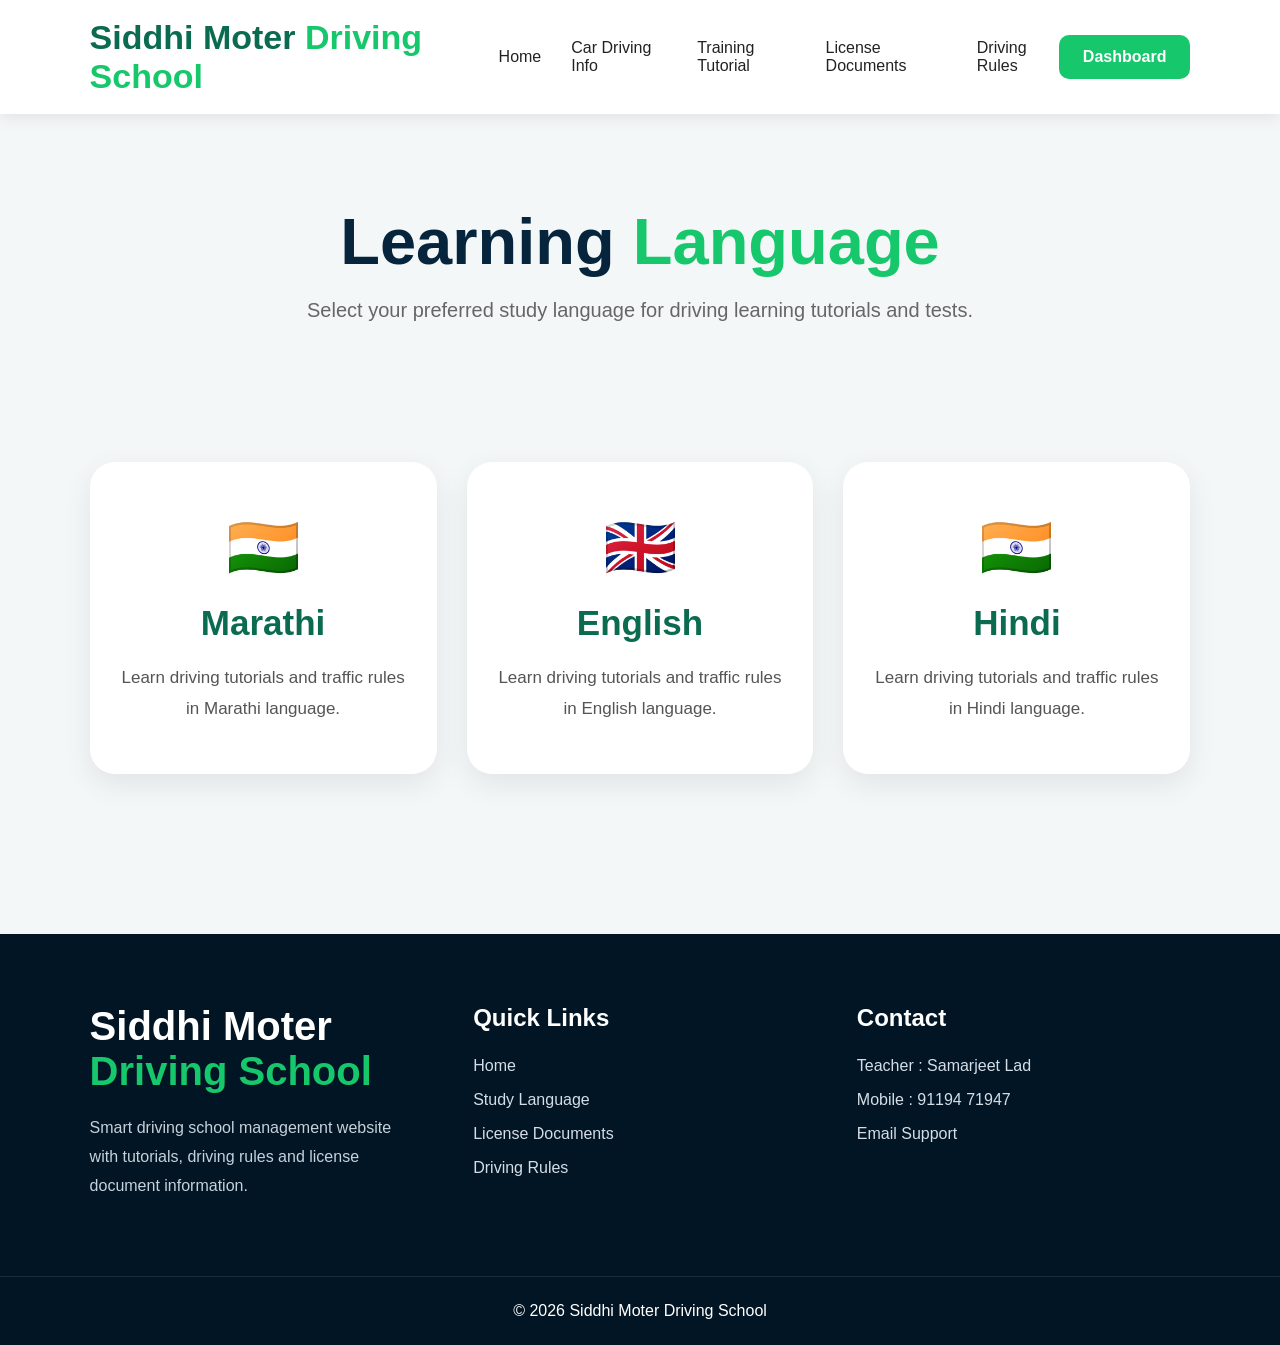
<file: Car_driving_info.html>
<!DOCTYPE html>
<html lang="en">

<head>

    <meta charset="UTF-8">

    <meta name="viewport"
    content="width=device-width, initial-scale=1.0">

    <title>Study Language</title>

    <!-- CSS FILE -->
    <link rel="stylesheet"
    href="css/style.css">

</head>

<body>

    <!-- ================= NAVBAR ================= -->

    <nav class="navbar">

        <div class="logo">
            Siddhi Moter <span>Driving School</span>
        </div>

        <ul class="nav-links">

            <li><a href="Index.html">Home</a></li>

            <li><a href="Car_driving_info.html">Car Driving Info</a></li>

           
      <li><a href="#">Training Tutorial</a></li>

            <li><a href="License document.html">
                License Documents
            </a></li>

            <li><a href="#">Driving Rules</a></li>

        </ul>

        <button class="btn">
            Dashboard
        </button>

    </nav>

    <!-- ================= PAGE TITLE ================= -->

    <section class="page-title">

        <h1>
            Learning <span>Language</span>
        </h1>

        <p>
            Select your preferred study language
            for driving learning tutorials and tests.
        </p>

    </section>

    <!-- ================= LANGUAGE CARDS ================= -->

    <section class="cards">

        <!-- MARATHI -->

        <a href="marathi-learning.html"
        class="card-link">

            <div class="card language-study-card">

                <div class="language-icon">
                    🇮🇳
                </div>

                <h2>Marathi</h2>

                <p>
                    Learn driving tutorials and
                    traffic rules in Marathi language.
                </p>

            </div>

        </a>

        <!-- ENGLISH -->

        <a href="english-learning.html"
        class="card-link">

            <div class="card language-study-card">

                <div class="language-icon">
                    🇬🇧
                </div>

                <h2>English</h2>

                <p>
                    Learn driving tutorials and
                    traffic rules in English language.
                </p>

            </div>

        </a>

        <!-- HINDI -->

        <a href="hindi-learning.html"
        class="card-link">

            <div class="card language-study-card">

                <div class="language-icon">
                    🇮🇳
                </div>

                <h2>Hindi</h2>

                <p>
                    Learn driving tutorials and
                    traffic rules in Hindi language.
                </p>

            </div>

        </a>

    </section>

    <!-- ================= FOOTER ================= -->

    <footer class="footer">

        <div class="footer-container">

            <div class="footer-box">

                <h1 class="footer-logo">
                    Siddhi Moter
                    <span>Driving School</span>
                </h1>

                <p class="footer-text">

                    Smart driving school management
                    website with tutorials,
                    driving rules and license
                    document information.

                </p>

            </div>

            <div class="footer-box">

                <h2>Quick Links</h2>

                <a href="Index.html">Home</a>

                <a href="study-language.html">
                    Study Language
                </a>

                <a href="License document.html">
                    License Documents
                </a>

                <a href="#">
                    Driving Rules
                </a>

            </div>

            <div class="footer-box">

                <h2>Contact</h2>

                <a href="#">
                    Teacher : Samarjeet Lad
                </a>

                <a href="#">
                    Mobile : 91194 71947
                </a>

                <a href="#">
                    Email Support
                </a>

            </div>

        </div>

        <div class="footer-bottom">

            <p>
                © 2026 Siddhi Moter Driving School
            </p>

        </div>

    </footer>

</body>
</html>
</file>
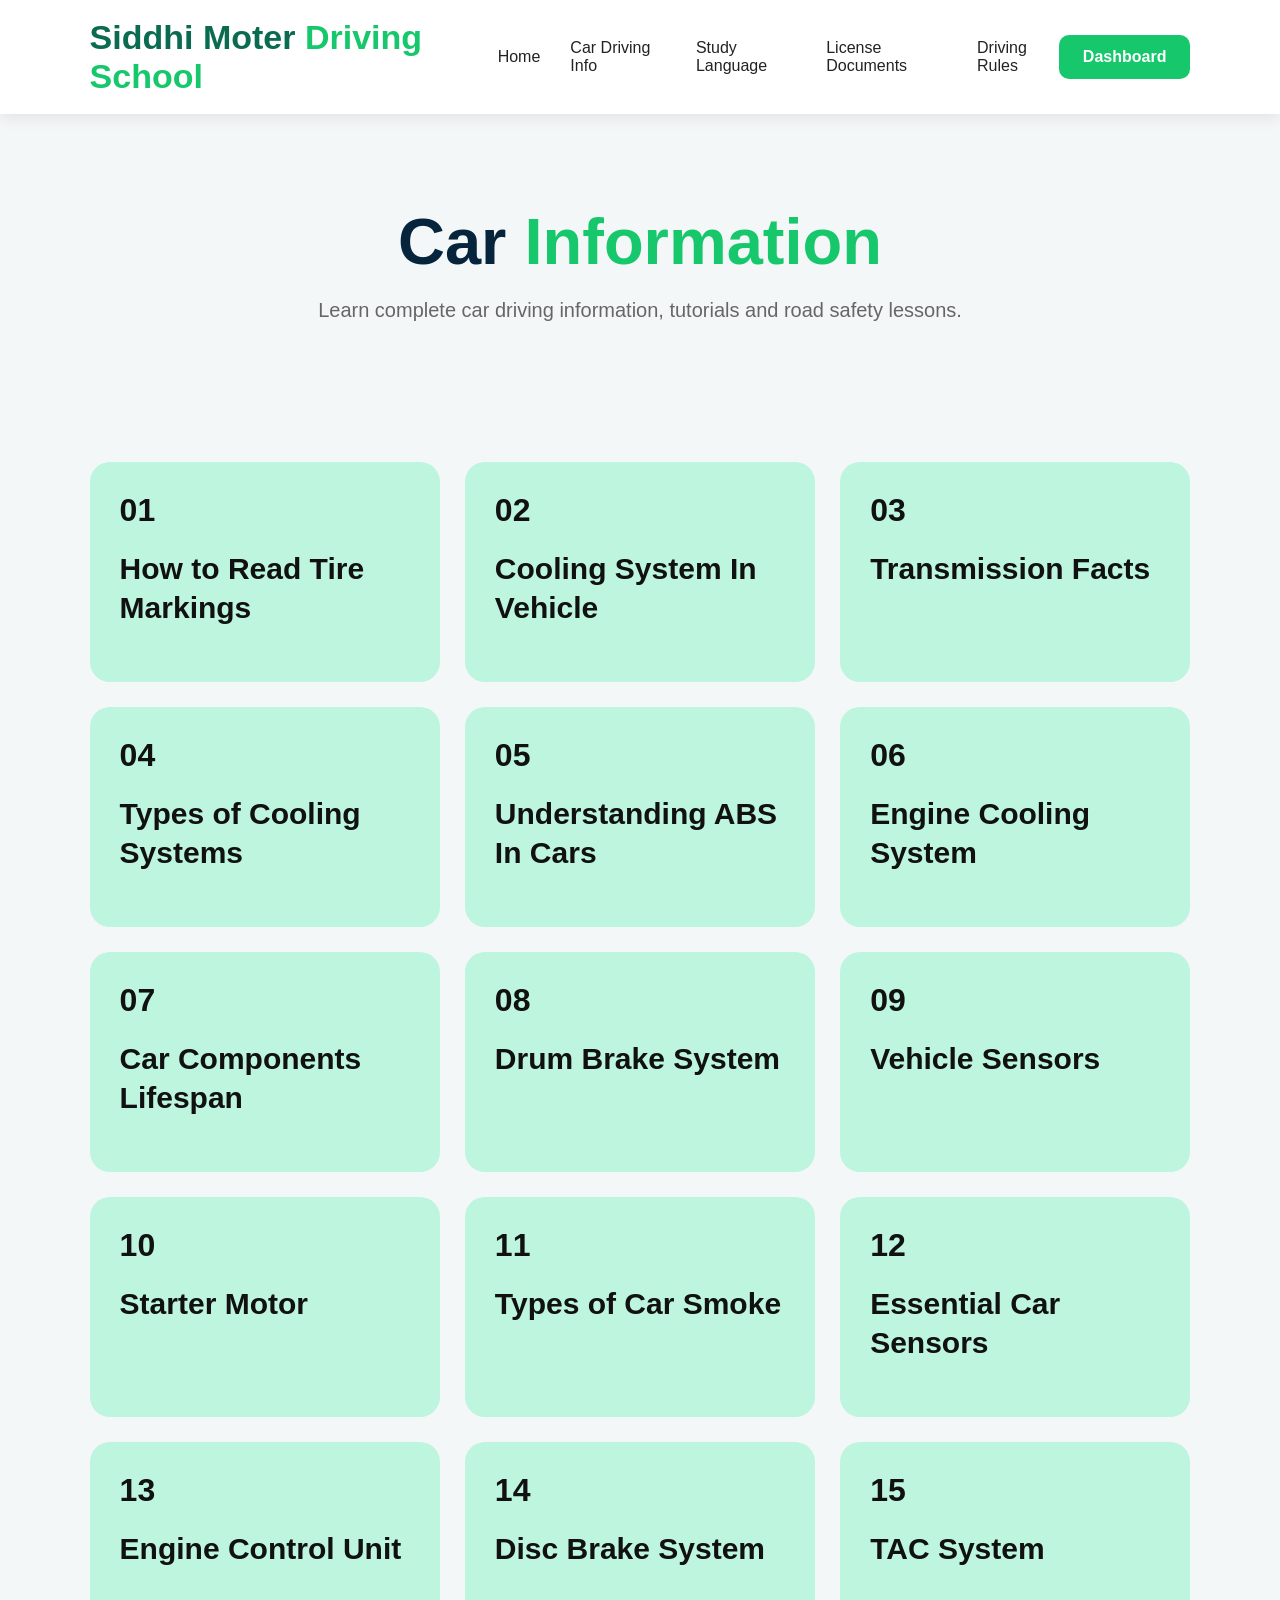
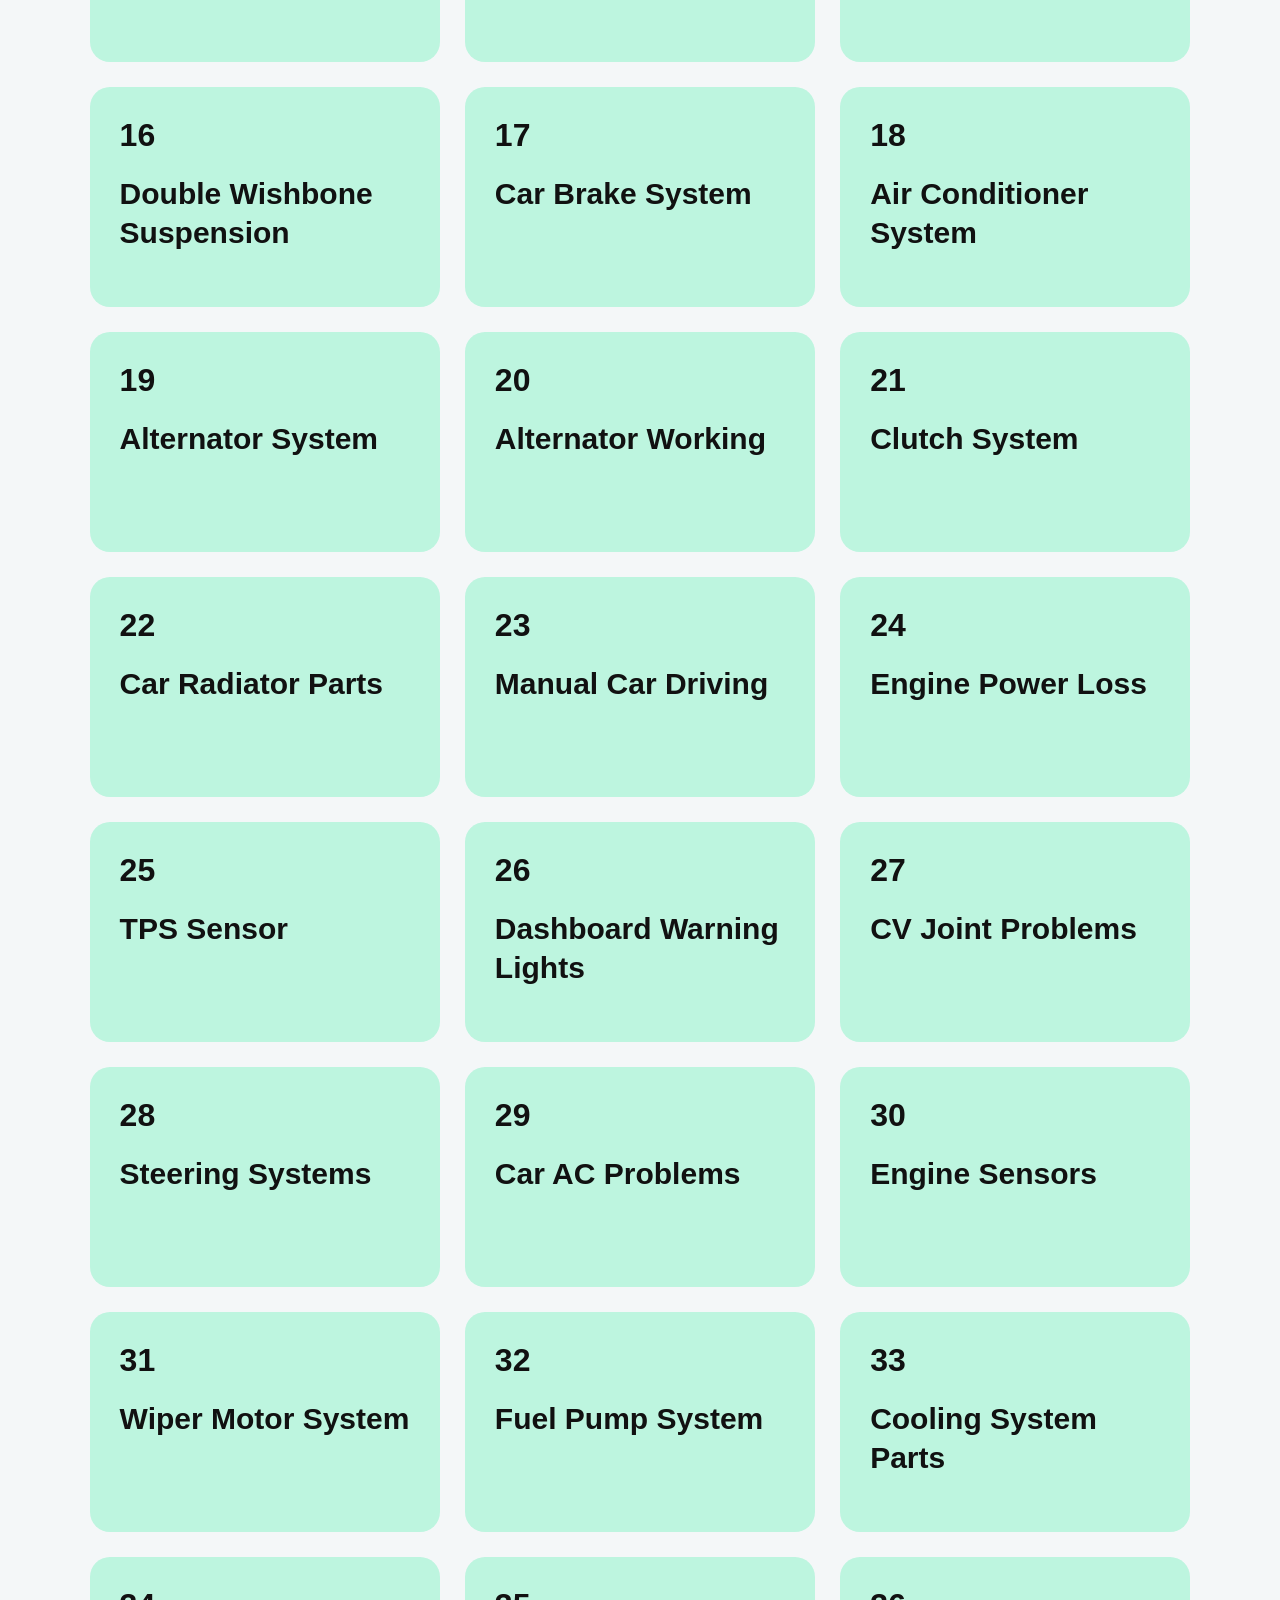
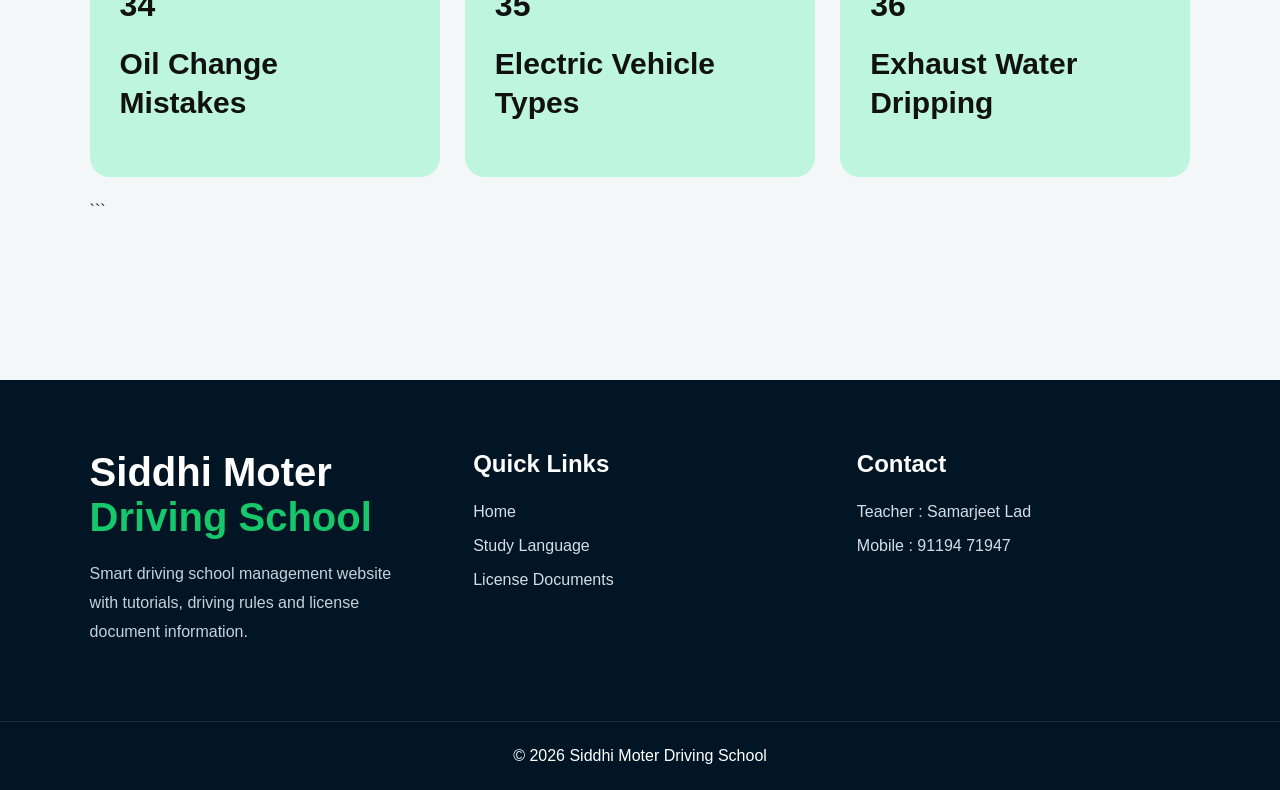
<file: english-learning.html>
<!DOCTYPE html>
<html lang="en">

<head>

    <meta charset="UTF-8">

    <meta name="viewport"
    content="width=device-width, initial-scale=1.0">

    <title>Car Information</title>

    <!-- CSS -->
    <link rel="stylesheet"
    href="css/style.css">

</head>

<body>

    <!-- ================= NAVBAR ================= -->

    <nav class="navbar">

        <div class="logo">
            Siddhi Moter
            <span>Driving School</span>
        </div>

        <ul class="nav-links">

            <li><a href="Index.html">Home</a></li>

            <li><a href="#">Car Driving Info</a></li>

            <li><a href="study-language.html">
                Study Language
            </a></li>

            <li><a href="License document.html">
                License Documents
            </a></li>

            <li><a href="#">Driving Rules</a></li>

        </ul>

        <button class="btn">
            Dashboard
        </button>

    </nav>

    <!-- ================= PAGE TITLE ================= -->

    <section class="page-title">

        <h1>
            Car <span>Information</span>
        </h1>

        <p>
            Learn complete car driving information,
            tutorials and road safety lessons.
        </p>

    </section>

    <!-- ================= INFORMATION GRID ================= -->

    <section class="info-grid">

        <!-- CARD 01 -->

<!-- CARD 01 -->

<div class="info-card"

onclick="openPopup(

'How to Read Tire Markings',

'Understanding tire markings is essential when selecting the right tire for your vehicle.\n\n1️⃣ Tire Width (205):\nThe tire width is measured in millimeters. 205 means the tire is 205 mm wide. Wider tires provide better grip and stability.\n\n2️⃣ Aspect Ratio (55):\nThis represents the sidewall height as a percentage of the tire width. Lower sidewalls improve handling.\n\n3️⃣ Construction (R):\nR stands for radial construction, the most common and durable tire construction used in modern vehicles.\n\n4️⃣ Rim Diameter (16):\nThis shows the wheel size in inches. The tire fits a 16-inch rim.\n\n5️⃣ Load Index (91):\nThe load index indicates the maximum weight capacity. 91 means 615 kg per tire.\n\n6️⃣ Speed Rating (V):\nV-rated tires safely support speeds up to 240 km/h (149 mph).\n\nWhy This Matters:\nChoosing the correct tire improves safety, performance, handling and comfort while driving.\n\nNote:\nTire and Tyre are different spellings of the same thing. Tire is American English and Tyre is British English.'

)">

    <span>01</span>

    <h2>
        How to Read Tire Markings
    </h2>

</div>
        <!-- CARD 02 -->
       <div class="info-card"

onclick="openPopup(

'Cooling System In Vehicle',

'The main function of a cooling system is to manage your car engine temperature during combustion.\n\nCoolant flows through engine passages and absorbs heat. It then returns to the radiator where airflow cools it down.\n\n📌 How Cooling System Works:\nThe water pump pushes coolant through the engine block. The coolant absorbs engine heat and flows toward the radiator for cooling.\n\n📌 Functions of Cooling System:\n• Maintains engine temperature\n• Prevents overheating\n• Improves engine efficiency\n• Prevents freezing during winter\n• Reduces engine damage\n\nAn efficient cooling system helps maintain engine performance and protects moving parts from excessive friction and heat.'

)">

    <span>02</span>

    <h2>
        Cooling System In Vehicle
    </h2>

</div>
        <!-- CARD 03 -->
       <div class="info-card"

onclick="openPopup(

'Five Lesser-Known Facts About Transmissions',

'🚗 Five Lesser-Known Facts About Transmissions:\n\n1️⃣ Ease of Use (Automatic):\nAutomatic transmissions shift gears automatically and are ideal for beginners.\n\n2️⃣ Driver Engagement (Manual):\nManual transmissions provide greater driving control and precision.\n\n3️⃣ Fuel Efficiency:\nModern automatic transmissions now compete with manuals using advanced technologies.\n\n4️⃣ Performance:\nManual transmissions perform better in off-roading and racing situations.\n\n5️⃣ Cost Savings:\nManual vehicles are generally cheaper to repair and maintain.\n\nUnderstanding transmissions helps drivers choose the best option for comfort, performance and driving style.'

)">

    <span>03</span>

    <h2>
        Transmission Facts
    </h2>

</div>
        <!-- CARD 04 -->
      <div class="info-card"

onclick="openPopup(

'Types of Cooling Systems In Vehicles',

'📌 There are two main types of cooling systems used in vehicles.\n\n1️⃣ Air Cooling System:\nThis system uses air to remove heat from engine parts.\n\nAdvantages:\n• Lightweight\n• Simple design\n• No antifreeze required\n• Suitable for water-scarcity areas\n\nDisadvantages:\n• Less cooling efficiency\n• Produces more noise\n\n2️⃣ Water Cooling System:\nThis system uses water circulation to absorb and remove engine heat.\n\nAdvantages:\n• Better heat transfer\n• Suitable for large engines\n• High thermal conductivity\n\nDisadvantages:\n• Can cause corrosion\n• Requires regular maintenance\n\nCooling systems are essential to maintain proper engine temperature and prevent overheating.'

)">

    <span>04</span>

    <h2>
        Types of Cooling Systems
    </h2>

</div>
        <!-- CARD 05 -->
      <div class="info-card"

onclick="openPopup(

'Understanding ABS In Cars',

'ABS stands for Anti-lock Braking System.\n\n📌 Roles of ABS:\n• Prevents wheel locking during hard braking\n• Maintains steering control\n• Reduces stopping distance\n• Improves braking on slippery roads\n• Prevents skidding\n\n📌 Diagnosing ABS Errors:\n• ABS warning light stays ON\n• Grinding or buzzing sound\n• Longer stopping distance\n• Brake pedal vibration\n• Difficulty controlling steering\n\n📌 Common ABS DTC Codes:\n• C1011 - ABS Pump Motor Circuit Failure\n• C1145 - Wheel Speed Sensor Failure\n• C1246 - Pump Motor Relay Circuit Issue\n• C1296 - Hydraulic Pressure Sensor High Voltage\n\nABS improves overall vehicle safety and gives drivers better control during emergency braking situations.'

)">

    <span>05</span>

    <h2>
        Understanding ABS In Cars
    </h2>

</div>



<div class="info-card"

onclick="openPopup(

'Engine Cooling System Diagram',

'This diagram explains the vehicle engine cooling system and its major components.\n\n1️⃣ Thermostat:\nControls coolant flow based on engine temperature.\n\n2️⃣ Radiator:\nDissipates heat from coolant using airflow.\n\n3️⃣ Water Pump:\nCirculates coolant through the engine system.\n\n4️⃣ Upper & Lower Hoses:\nCarry coolant between engine and radiator.\n\n5️⃣ Heater Core:\nUses hot coolant to warm the vehicle interior.\n\n6️⃣ Expansion Tank:\nStores excess coolant during heat expansion.\n\n7️⃣ Fan:\nPulls air through the radiator to improve cooling.\n\nThe cooling system maintains engine temperature and prevents overheating.'

)">

    <span>06</span>

    <h2>
        Engine Cooling System
    </h2>

</div>

<!-- ================= CARD 07 ================= -->

<div class="info-card"

onclick="openPopup(

'Car Components Lifespan',

'📌 Approximate Lifespan of Vehicle Components:\n\n1️⃣ Engine Oil: 5,000 - 10,000 km\n2️⃣ Oil Filter: 5,000 - 10,000 km\n3️⃣ Air Filter: 15,000 - 30,000 km\n4️⃣ Fuel Filter: 20,000 - 40,000 km\n5️⃣ Battery: 50,000 - 100,000 km\n6️⃣ Timing Belt: 50,000 - 100,000 km\n7️⃣ Brake Pads: 30,000 - 50,000 km\n8️⃣ Brake Disc: 50,000 - 100,000 km\n9️⃣ Shock Absorbers: 50,000 - 100,000 km\n🔟 Coolant: 50,000 - 100,000 km\n\nActual lifespan depends on driving conditions, maintenance and vehicle usage. Always consult a mechanic or owner manual for accurate servicing.'

)">

    <span>07</span>

    <h2>
        Car Components Lifespan
    </h2>

</div>

<!-- ================= CARD 08 ================= -->

<div class="info-card"

onclick="openPopup(

'Drum Brake System',

'📖 Drum Brake System Explained:\n\n1️⃣ Brake Drum:\nRotating component connected to the wheel.\n\n2️⃣ Brake Shoes:\nCreate friction against the drum.\n\n3️⃣ Wheel Cylinder:\nPushes brake shoes outward.\n\n4️⃣ Return Springs:\nPull shoes back after braking.\n\n5️⃣ Backing Plate:\nSupports all brake components.\n\n6️⃣ Adjuster Mechanism:\nMaintains proper shoe clearance.\n\n⚙️ Working Principle:\nHydraulic pressure pushes brake shoes against the drum, creating friction to stop the vehicle.\n\n📌 Advantages:\n• Cost-effective\n• Durable\n• Self-energizing braking system'

)">

    <span>08</span>

    <h2>
        Drum Brake System
    </h2>

</div>

<!-- ================= CARD 09 ================= -->

<div class="info-card"

onclick="openPopup(

'Vehicle Sensors',

'📌 Types of Vehicle Sensors:\n\n1️⃣ Mass Air Flow Sensor (MAF)\nMeasures air entering the engine.\n\n2️⃣ Throttle Position Sensor (TPS)\nMonitors throttle valve position.\n\n3️⃣ Oxygen Sensor\nMeasures oxygen in exhaust gases.\n\n4️⃣ Engine Knock Sensor\nDetects engine knocking sounds.\n\n5️⃣ Camshaft Position Sensor\nTracks camshaft position and rotation.\n\n6️⃣ Coolant Temperature Sensor\nMeasures engine coolant temperature.\n\n7️⃣ NOx Sensor\nMonitors nitrogen oxide emissions.\n\n8️⃣ MAP Sensor\nMeasures intake manifold pressure.\n\nThese sensors help improve fuel efficiency, engine performance and emissions control.'

)">

    <span>09</span>

    <h2>
        Vehicle Sensors
    </h2>

</div>

<!-- ================= CARD 10 ================= -->

<div class="info-card"

onclick="openPopup(

'Starter Motor',

'📌 Starter Motor Explained:\n\nThe starter motor is an electric motor used to crank and start the engine.\n\n1️⃣ Ignition:\nTurning the key sends electrical signal.\n\n2️⃣ Engagement:\nPinion gear connects with flywheel.\n\n3️⃣ Cranking:\nStarter motor spins the engine.\n\n4️⃣ Engine Start:\nEngine starts and starter disengages.\n\n📌 Important Parts:\n• Solenoid\n• Pinion Gear\n• Drive Mechanism\n\nModern vehicles use compact high-torque starter motors for better efficiency.'

)">

    <span>10</span>

    <h2>
        Starter Motor
    </h2>

</div>

<!-- ================= CARD 11 ================= -->

<div class="info-card"

onclick="openPopup(

'Types of Car Smoke',

'📌 Different Types of Car Smoke:\n\n1️⃣ White Smoke:\nCause: Blown head gasket.\nIndicates coolant entering combustion chamber.\n\n2️⃣ Blue Smoke:\nCause: Worn piston rings.\nIndicates burning engine oil.\n\n3️⃣ Black Smoke:\nCause: Incomplete fuel combustion.\nPossible spark plug or injector issues.\n\n4️⃣ Grey Smoke:\nCause: Faulty PCV valve or turbocharger.\nIndicates engine or transmission problem.\n\nChecking smoke color helps diagnose engine problems early.'

)">

    <span>11</span>

    <h2>
        Types of Car Smoke
    </h2>

</div>

<!-- ================= CARD 12 ================= -->

<div class="info-card"

onclick="openPopup(

'Essential Car Sensors',

'🚗 5 Essential Sensors For Fuel Efficiency:\n\n1️⃣ Oxygen Sensor:\nMeasures oxygen in exhaust gases.\n\n2️⃣ MAF Sensor:\nMeasures airflow entering engine.\n\n3️⃣ TPS Sensor:\nControls accelerator position.\n\n4️⃣ Fuel Pressure Sensor:\nMaintains correct fuel pressure.\n\n5️⃣ Temperature Sensor:\nMonitors engine temperature.\n\nProperly working sensors improve fuel economy, engine efficiency and performance.'

)">

    <span>12</span>

    <h2>
        Essential Car Sensors
    </h2>

</div>

<!-- ================= CARD 13 ================= -->

<div class="info-card"

onclick="openPopup(

'Engine Control Unit (ECU)',

'📌 How ECU Works:\n\nThe Engine Control Unit is the brain of the car.\n\n📌 ECU Inputs:\n• TPS Sensor\n• MAF Sensor\n• Oxygen Sensor\n• Coolant Temperature Sensor\n• Crankshaft Position Sensor\n\n📌 ECU Outputs:\n• Fuel Injectors\n• Ignition Coils\n• Idle Air Control Valve\n• Variable Valve Timing\n• Transmission Control Module\n\nThe ECU coordinates sensors and engine systems to improve fuel efficiency, acceleration and engine performance.'

)">

    <span>13</span>

    <h2>
        Engine Control Unit
    </h2>

</div>

<!-- ================= CARD 14 ================= -->

<div class="info-card"

onclick="openPopup(

'Disc Brake System',

'📌 Disc Brake System Explained:\n\n1️⃣ Brake Pedal:\nInitiates braking process.\n\n2️⃣ Brake Fluid:\nTransfers hydraulic pressure.\n\n3️⃣ Master Cylinder Piston:\nCompresses brake fluid.\n\n4️⃣ Brake Disc (Rotor):\nRotates with the wheel.\n\n5️⃣ Brake Pads:\nCreate friction to stop the wheel.\n\n6️⃣ Brake Lining:\nFriction material on brake pad.\n\n7️⃣ Caliper:\nPushes brake pads against rotor.\n\n8️⃣ Wheel Hub:\nSupports wheel rotation.\n\nDisc brakes provide reliable stopping power and vehicle safety.'

)">

    <span>14</span>

    <h2>
        Disc Brake System
    </h2>

</div>

<!-- ================= CARD 15 ================= -->

<div class="info-card"

onclick="openPopup(

'Throttle Actuator Control System',

'📌 Throttle Actuator Control (TAC) System:\n\n1️⃣ Accelerator Pedal:\nDriver presses pedal to control engine speed.\n\n2️⃣ Accelerator Pedal Sensor:\nConverts pedal movement into electrical signals.\n\n3️⃣ TAC Module:\nProcesses driver input and controls throttle opening.\n\n4️⃣ Throttle Drive DC Motor:\nMoves throttle valve electronically.\n\n5️⃣ Throttle Valve (Throttle Plate):\nControls airflow into engine.\n\n6️⃣ Throttle Position Sensor (TPS):\nMeasures throttle angle and sends feedback to ECU.\n\n7️⃣ Engine ECU:\nMain engine computer managing engine performance.\n\n8️⃣ Idle Air Control Valve:\nControls airflow during idle conditions.\n\nThe TAC system improves throttle response, engine efficiency and electronic control.'

)">

    <span>15</span>

    <h2>
        TAC System
    </h2>

</div>

<!-- ================= CARD 16 ================= -->

<div class="info-card"

onclick="openPopup(

'Double Wishbone Suspension',

'📌 Double Wishbone Suspension Explained:\n\n1️⃣ Upper Arm:\nControls suspension movement and wheel alignment.\n\n2️⃣ Lower Arm:\nSupports vehicle load and wheel stability.\n\n3️⃣ Knuckle:\nConnects suspension and steering components.\n\n4️⃣ Damper:\nAbsorbs shocks and reduces vibrations.\n\n5️⃣ Coil Spring:\nSupports vehicle weight and absorbs bumps.\n\n6️⃣ Stabilizer Bar:\nReduces body roll during turns.\n\n7️⃣ Driveshaft Boot:\nProtects CV joints from dirt and debris.\n\n8️⃣ Radius Rod:\nControls front-back suspension movement.\n\nDouble wishbone suspension provides superior handling, stability and ride comfort.'

)">

    <span>16</span>

    <h2>
        Double Wishbone Suspension
    </h2>

</div>

<!-- ================= CARD 17 ================= -->

<div class="info-card"

onclick="openPopup(

'How Car Brake System Works',

'🛑 Car Brake System Flow:\n\nBrake Pedal → Master Cylinder → Brake Lines → Brake Caliper → Brake Pads → Disc/Rotor → Wheel\n\n📌 Step-by-Step Process:\n\n1️⃣ Brake Pedal:\nDriver presses brake pedal.\n\n2️⃣ Master Cylinder:\nConverts foot pressure into hydraulic pressure.\n\n3️⃣ Brake Lines:\nCarry brake fluid to wheels.\n\n4️⃣ Brake Caliper:\nUses hydraulic pressure to squeeze brake pads.\n\n5️⃣ Brake Pads:\nCreate friction against rotor.\n\n6️⃣ Disc Rotor & Wheel:\nWheel slows down and vehicle stops.\n\nHydraulic braking systems provide safe and effective stopping power.'

)">

    <span>17</span>

    <h2>
        Car Brake System
    </h2>

</div>

<!-- ================= CARD 18 ================= -->

<div class="info-card"

onclick="openPopup(

'How Air Conditioners Work',

'📌 Air Conditioner Main Components:\n\n1️⃣ Compressor:\nCompresses refrigerant gas and circulates it.\n\n2️⃣ Condenser:\nReleases heat and converts gas into liquid.\n\n3️⃣ Thermal Expansion Valve:\nControls refrigerant flow into evaporator.\n\n4️⃣ Evaporator:\nAbsorbs heat from room air and cools it.\n\n5️⃣ Fan:\nCirculates air across condenser and evaporator.\n\nThe AC system controls temperature, humidity and air quality using refrigerant circulation and heat transfer.'

)">

    <span>18</span>

    <h2>
        Air Conditioner System
    </h2>

</div>

<!-- ================= CARD 19 ================= -->

<div class="info-card"

onclick="openPopup(

'Alternator System',

'📌 What Is an Alternator?\n\nAn alternator converts engine mechanical energy into electrical energy.\n\n📌 Main Parts:\n\n1️⃣ Rotor\n2️⃣ Stator\n3️⃣ Voltage Regulator\n4️⃣ Diode Rectifier\n5️⃣ Pulley & Belt\n6️⃣ Bearings\n\n📌 Working:\nThe engine spins the alternator pulley which rotates the rotor and generates AC current. The rectifier converts AC to DC to power vehicle electronics and charge the battery.\n\n📌 Warning Signs:\n• Dim headlights\n• Battery warning light\n• Electrical issues\n• Dead battery\n• Grinding noises'

)">

    <span>19</span>

    <h2>
        Alternator System
    </h2>

</div>

<!-- ================= CARD 20 ================= -->

<div class="info-card"

onclick="openPopup(

'Alternator Benefits & Working',

'📌 Alternator Advantages:\n\n✔️ High efficiency\n✔️ Lightweight design\n✔️ Low maintenance\n✔️ Reliable electrical power\n\n📌 Alternator Working Process:\n\n1️⃣ Engine rotates pulley.\n2️⃣ Rotor spins inside stator.\n3️⃣ AC current is generated.\n4️⃣ Rectifier converts AC into DC.\n5️⃣ Voltage regulator controls output.\n\nAlternators are essential for charging batteries and powering modern automotive electronics.'

)">

    <span>20</span>

    <h2>
        Alternator Working
    </h2>

</div>



<!-- ================= CARD 21 ================= -->

<div class="info-card"

onclick="openPopup(

'Clutch System',

'📌 What Is a Clutch?\n\nA clutch connects and disconnects the engine from the transmission system.\n\n📌 Main Parts:\n\n1️⃣ Flywheel\n2️⃣ Clutch Disc\n3️⃣ Pressure Plate\n4️⃣ Release Bearing\n5️⃣ Clutch Pedal\n6️⃣ Diaphragm Spring\n\n📌 Working:\nPressing the clutch pedal disconnects engine power, allowing smooth gear changes.\n\n📌 Advantages:\n• Smooth gear shifting\n• Better driving control\n• Protects drivetrain\n\n⚠️ Bad Clutch Symptoms:\n• Slipping clutch\n• Burning smell\n• Difficulty shifting gears\n• Weak acceleration'

)">

    <span>21</span>

    <h2>
        Clutch System
    </h2>

</div>

<!-- ================= CARD 22 ================= -->

<div class="info-card"

onclick="openPopup(

'Car Radiator Parts',

'📌 Car Radiator Main Components:\n\n1️⃣ Inlet Pipe\n2️⃣ Upper Hose\n3️⃣ Inlet Tank\n4️⃣ Radiator Core\n5️⃣ Outlet Tank\n6️⃣ Lower Hose\n7️⃣ Outlet Pipe\n8️⃣ Expansion Tank\n9️⃣ Filler Neck\n🔟 Pressure Cap\n\n📌 Functions:\n• Removes engine heat\n• Maintains coolant circulation\n• Prevents overheating\n• Controls cooling system pressure\n\nThe radiator is a vital part of the engine cooling system.'

)">

    <span>22</span>

    <h2>
        Car Radiator Parts
    </h2>

</div>

<!-- ================= CARD 23 ================= -->

<div class="info-card"

onclick="openPopup(

'Manual Car Driving Basics',

'🚗 Manual Car Driving Guide:\n\n1️⃣ Clutch Pedal:\nUsed to connect and disconnect engine power.\n\n2️⃣ Gear Shifting:\n1st gear for starting, higher gears for speed.\n\n3️⃣ Accelerator:\nControls engine speed and vehicle acceleration.\n\n4️⃣ Brake Pedal:\nSlows or stops the vehicle.\n\n📌 Gear Shifting Steps:\n• Release accelerator\n• Press clutch fully\n• Shift gear\n• Release clutch slowly\n• Press accelerator smoothly\n\nProper clutch and accelerator balance prevents jerks and stalling.'

)">

    <span>23</span>

    <h2>
        Manual Car Driving
    </h2>

</div>

<!-- ================= CARD 24 ================= -->

<div class="info-card"

onclick="openPopup(

'Engine Power Loss Causes',

'⚠️ Common Causes of Engine Power Loss:\n\n1️⃣ Dirty Air Filter\n2️⃣ Worn Spark Plugs\n3️⃣ Dirty Fuel Injectors\n4️⃣ Faulty Oxygen Sensor\n5️⃣ Low Cylinder Compression\n6️⃣ Faulty MAF or MAP Sensor\n7️⃣ Blocked Catalytic Converter\n8️⃣ Vacuum Leak\n9️⃣ Incorrect Timing\n🔟 Obstructed Exhaust System\n\n📌 Regular maintenance helps maintain engine performance and prevents costly repairs.'

)">

    <span>24</span>

    <h2>
        Engine Power Loss
    </h2>

</div>

<!-- ================= CARD 25 ================= -->

<div class="info-card"

onclick="openPopup(

'TPS Sensor Explained',

'🔧 What Is TPS Sensor?\n\nThe Throttle Position Sensor measures throttle valve position and sends data to the ECU.\n\n📌 Main Components:\n\n1️⃣ TPS Sensor\n2️⃣ Throttle Body\n3️⃣ Connector Plug\n\n📌 Faulty TPS Symptoms:\n• Hesitation during acceleration\n• Poor fuel economy\n• Check engine light\n• Stalling\n• Delayed throttle response\n\n📌 TPS Importance:\n• Smooth acceleration\n• Better fuel efficiency\n• Reduced emissions\n• Stable engine performance'

)">

    <span>25</span>

    <h2>
        TPS Sensor
    </h2>

</div>

<!-- ================= CARD 26 ================= -->

<div class="info-card"

onclick="openPopup(

'Dashboard Warning Lights',

'🚨 Important Dashboard Warning Lights:\n\n1️⃣ EPS Light:\nElectronic steering issue.\n\n2️⃣ TPMS Light:\nLow tire pressure warning.\n\n3️⃣ Airbag Light:\nSRS system problem.\n\n4️⃣ EPC Light:\nThrottle or brake sensor issue.\n\n5️⃣ Check Engine Light:\nGeneral engine fault.\n\n6️⃣ ESP/ASR Light:\nTraction control issue.\n\n7️⃣ ABS Light:\nAnti-lock braking system problem.\n\n⚠️ Ignoring dashboard warnings may lead to serious vehicle damage or safety risks.'

)">

    <span>26</span>

    <h2>
        Dashboard Warning Lights
    </h2>

</div>

<!-- ================= CARD 27 ================= -->

<div class="info-card"

onclick="openPopup(

'Bad CV Joint Symptoms',

'📌 10 Symptoms of a Bad CV Joint:\n\n1️⃣ Clicking while turning\n2️⃣ Grease around wheels\n3️⃣ Vibration during acceleration\n4️⃣ Knocking noises\n5️⃣ Unstable handling\n6️⃣ Loss of wheel power\n7️⃣ Clunking during gear shifts\n8️⃣ Uneven tire wear\n9️⃣ Excessive axle play\n🔟 Burning smell from grease leak\n\nCV joints transfer power smoothly to the wheels while allowing steering and suspension movement.'

)">

    <span>27</span>

    <h2>
        CV Joint Problems
    </h2>

</div>

<!-- ================= CARD 28 ================= -->

<div class="info-card"

onclick="openPopup(

'Types of Steering Systems',

'📌 Types of Automotive Steering Systems:\n\n1️⃣ Mechanical Steering:\nBasic system without hydraulic or electric assist. Steering force is directly applied by the driver.\n\n2️⃣ Hydraulic Steering:\nUses hydraulic pressure and pump assistance for easier steering.\n\n3️⃣ Electro-Hydraulic Steering:\nCombines electric motor and hydraulic assistance for precise and efficient control.\n\nModern steering systems improve driving comfort, safety and handling.'

)">

    <span>28</span>

    <h2>
        Steering Systems
    </h2>

</div>

<!-- ================= CARD 29 ================= -->

<div class="info-card"

onclick="openPopup(

'Car AC Warning Symptoms',

'📌 10 Signs of a Failing Car AC System:\n\n1️⃣ Weak or Warm Air\n2️⃣ Strange AC Noises\n3️⃣ Bad Smell from Vents\n4️⃣ Water Leaks Inside Cabin\n5️⃣ Frequent Compressor Cycling\n6️⃣ AC Not Turning On\n7️⃣ Refrigerant Leaks\n8️⃣ Engine Struggle with AC\n9️⃣ Foggy Windows\n🔟 Inconsistent Airflow\n\n⚠️ Early AC servicing prevents costly repairs and improves driving comfort.'

)">

    <span>29</span>

    <h2>
        Car AC Problems
    </h2>

</div>

<!-- ================= CARD 30 ================= -->

<div class="info-card"

onclick="openPopup(

'Important Engine Sensors',

'📌 Important Vehicle Sensors:\n\n1️⃣ Oxygen Sensor:\nMeasures oxygen in exhaust gases.\n\n2️⃣ Coolant Temperature Sensor:\nMeasures engine coolant temperature.\n\n3️⃣ Oil Pressure Sensor:\nMonitors lubrication pressure.\n\n4️⃣ Crankshaft Position Sensor (CKP):\nDetects crankshaft speed and position.\n\n5️⃣ Camshaft Position Sensor:\nControls valve timing and fuel injection.\n\nThese sensors improve engine efficiency, fuel economy and emissions control.'

)">

    <span>30</span>

    <h2>
        Engine Sensors
    </h2>

</div>

<!-- ================= CARD 31 ================= -->

<div class="info-card"

onclick="openPopup(

'Car Wiper Motor System',

'🚘 Car Wiper Motor System:\n\nThe wiper motor powers windshield wipers and maintains visibility during rain or snow.\n\n📌 Importance:\n• Clear windshield visibility\n• Improved driving safety\n• Reliable wiping action\n\n⚠️ Signs of Wiper Motor Problems:\n• Slow wiper movement\n• Stuck wipers\n• Strange noises\n• Intermittent wiping\n\nRegular maintenance ensures safe driving in bad weather conditions.'

)">

    <span>31</span>

    <h2>
        Wiper Motor System
    </h2>

</div>

<!-- ================= CARD 32 ================= -->

<div class="info-card"

onclick="openPopup(

'Fuel Pump System',

'⛽ Fuel Pump Explained:\n\nThe fuel pump delivers fuel from the tank to the engine under pressure.\n\n📌 Symptoms of Bad Fuel Pump:\n\n1️⃣ Hard Starting\n2️⃣ Jerky Acceleration\n3️⃣ Engine Sputtering\n4️⃣ Whining Noise from Fuel Tank\n5️⃣ Poor Fuel Efficiency\n\n⚠️ Ignoring fuel pump issues may damage the engine and increase repair costs.\n\nRegular fuel system maintenance extends fuel pump lifespan.'

)">

    <span>32</span>

    <h2>
        Fuel Pump System
    </h2>

</div>

<!-- ================= CARD 33 ================= -->

<div class="info-card"

onclick="openPopup(

'Engine Cooling System Parts',

'📌 Engine Cooling System Components:\n\n1️⃣ Radiator:\nTransfers engine heat to air.\n\n2️⃣ Water Pump:\nCirculates coolant.\n\n3️⃣ Thermostat:\nControls coolant flow.\n\n4️⃣ Hose:\nCarries coolant between components.\n\n5️⃣ Pressure Cap:\nMaintains cooling system pressure.\n\n6️⃣ Freeze Plug:\nProtects engine block from freezing damage.\n\n7️⃣ Temperature Sensor:\nMonitors coolant temperature.\n\n8️⃣ Cooling Fan:\nImproves radiator cooling efficiency.\n\nCooling systems prevent overheating and maintain engine temperature.'

)">

    <span>33</span>

    <h2>
        Cooling System Parts
    </h2>

</div>

<!-- ================= CARD 34 ================= -->

<div class="info-card"

onclick="openPopup(

'Common Oil Change Mistakes',

'⚠️ Common Oil Change Mistakes:\n\n1️⃣ Double O-ring on filter\n2️⃣ Not removing oil cap\n3️⃣ Draining cold oil\n4️⃣ Overfilling engine oil\n5️⃣ Not checking oil level after start\n6️⃣ Ignoring oil change intervals\n7️⃣ Incorrect filter installation\n8️⃣ Not lubricating filter O-ring\n9️⃣ Overtightening drain bolt\n🔟 Overtightening oil filter\n1️⃣1️⃣ Checking oil on slope\n1️⃣2️⃣ Using poor quality filters\n1️⃣3️⃣ Using wrong oil viscosity\n\nProper oil changes improve engine life and performance.'

)">

    <span>34</span>

    <h2>
        Oil Change Mistakes
    </h2>

</div>

<!-- ================= CARD 35 ================= -->

<div class="info-card"

onclick="openPopup(

'Types of Electric Vehicles',

'⚡ Types of Electric Vehicles:\n\n1️⃣ HEV (Hybrid Electric Vehicle):\nUses both combustion engine and electric motor. Battery charges through engine and regenerative braking.\n\n2️⃣ PHEV (Plug-in Hybrid Electric Vehicle):\nCan charge from electricity grid and run on petrol or electricity.\n\n3️⃣ BEV (Battery Electric Vehicle):\nRuns completely on electricity with zero tailpipe emissions.\n\n4️⃣ FCEV (Fuel Cell Electric Vehicle):\nUses hydrogen fuel cells and emits only water vapor.\n\nElectric vehicles improve fuel efficiency and reduce environmental pollution.'

)">

    <span>35</span>

    <h2>
        Electric Vehicle Types
    </h2>

</div>

<!-- ================= CARD 36 ================= -->

<div class="info-card"

onclick="openPopup(

'Water Dripping From Exhaust',

'💧 Why Water Drips From Exhaust:\n\nA small amount of water dripping from the exhaust pipe is completely normal.\n\n📌 Reason:\nWhen fuel burns inside the engine, water vapor is produced as part of combustion.\n\nAs the exhaust system cools, this vapor turns into liquid water and drips from the exhaust.\n\n✅ Normal Signs:\n• Clear water drops\n• Small amount during startup\n• No strong smell\n\n⚠️ Warning Signs:\n• Thick white smoke\n• Coolant smell\n• Continuous heavy smoke\n\nNormal water dripping is simply condensation caused by engine combustion and cooling.'

)">

    <span>36</span>

    <h2>
        Exhaust Water Dripping
    </h2>

</div>
```

    </section>

<script>

function openPopup(title, text){

    document.getElementById("popup")
    .style.display = "flex";

    document.getElementById("popup-title")
    .innerText = title;

    document.getElementById("popup-text")
    .innerText = text;
}

function closePopup(){

    document.getElementById("popup")
    .style.display = "none";
}

/* CLOSE WHEN CLICK OUTSIDE */

window.onclick = function(event){

    let popup =
    document.getElementById("popup");

    if(event.target == popup){

        popup.style.display = "none";
    }
}

</script>

<!-- ================= POPUP MODAL ================= -->

<div class="popup-overlay" id="popup">

    <div class="popup-box">

        <h1 id="popup-title">
            Car Information
        </h1>

        <p id="popup-text">

            Learn complete driving tutorials,
            traffic rules and safety information.

        </p>

        <button class="close-popup"
        onclick="closePopup()">

            Close

        </button>

    </div>

</div>

    <!-- ================= FOOTER ================= -->

    <footer class="footer">

        <div class="footer-container">

            <div class="footer-box">

                <h1 class="footer-logo">
                    Siddhi Moter
                    <span>Driving School</span>
                </h1>

                <p class="footer-text">

                    Smart driving school management
                    website with tutorials,
                    driving rules and license
                    document information.

                </p>

            </div>

            <div class="footer-box">

                <h2>Quick Links</h2>

                <a href="Index.html">Home</a>

                <a href="study-language.html">
                    Study Language
                </a>

                <a href="License document.html">
                    License Documents
                </a>

            </div>

            <div class="footer-box">

                <h2>Contact</h2>

                <a href="#">
                    Teacher : Samarjeet Lad
                </a>

                <a href="#">
                    Mobile : 91194 71947
                </a>

            </div>

        </div>

        <div class="footer-bottom">

            <p>
                © 2026 Siddhi Moter Driving School
            </p>

        </div>

    </footer>

</body>
</html>
</file>
<file: css/style.css>
/* ========================= */
/* GLOBAL CSS */
/* ========================= */

*{
    margin:0;
    padding:0;
    box-sizing:border-box;
    font-family:'Poppins', sans-serif;
}

html{
    scroll-behavior:smooth;
}

body{
    background:#f4f7f8;
    overflow-x:hidden;
    color:#222;
}

img{
    max-width:100%;
    display:block;
}

/* ========================= */
/* NAVBAR */
/* ========================= */

.navbar{
    width:100%;
    background:white;
    padding:18px 7%;
    display:flex;
    justify-content:space-between;
    align-items:center;
    position:sticky;
    top:0;
    z-index:1000;
    box-shadow:0 4px 15px rgba(0,0,0,0.08);
}

.logo{
    font-size:34px;
    font-weight:700;
    color:#0b6b50;
}

.logo span{
    color:#16c76b;
}

.nav-links{
    display:flex;
    align-items:center;
    gap:30px;
    list-style:none;
}

.nav-links li a{
    text-decoration:none;
    color:#222;
    font-size:16px;
    font-weight:500;
    position:relative;
    transition:0.3s;
}

.nav-links li a:hover{
    color:#0b6b50;
}

.nav-links li a::after{
    content:'';
    position:absolute;
    left:0;
    bottom:-5px;
    width:0%;
    height:2px;
    background:#16c76b;
    transition:0.3s;
}

.nav-links li a:hover::after{
    width:100%;
}

/* ========================= */
/* BUTTONS */
/* ========================= */

.btn,
.apply-btn{
    background:#16c76b;
    color:white;
    border:none;
    border-radius:10px;
    padding:13px 24px;
    cursor:pointer;
    font-size:16px;
    font-weight:600;
    transition:0.3s;
}

.btn:hover,
.apply-btn:hover{
    background:#0b8e4b;
    transform:translateY(-3px);
}

/* ========================= */
/* HERO SECTION */
/* ========================= */

.hero{
    width:100%;
    min-height:90vh;
    display:flex;
    justify-content:space-between;
    align-items:center;
    gap:50px;
    padding:70px 7%;
}

.hero-text{
    flex:1;
    animation:fadeUp 1s ease;
}

.small-title{
    color:#0b6b50;
    font-size:14px;
    letter-spacing:3px;
    margin-bottom:20px;
    font-weight:700;
}

.hero-text h1{
    font-size:72px;
    line-height:1.1;
    color:#06253d;
    margin-bottom:25px;
}

.hero-text h1 span{
    color:#16c76b;
}

.hero-text p{
    font-size:20px;
    color:#555;
    line-height:1.8;
    margin-bottom:35px;
}

.hero-buttons{
    display:flex;
    gap:20px;
    flex-wrap:wrap;
}

.outline-btn{
    padding:13px 24px;
    border:2px solid #0b6b50;
    border-radius:10px;
    text-decoration:none;
    color:#0b6b50;
    font-weight:600;
    transition:0.3s;
}

.outline-btn:hover{
    background:#0b6b50;
    color:white;
}

.hero-image{
    flex:1;
}

.hero-image img{
    width:100%;
    height:550px;
    object-fit:cover;
    border-radius:30px;
    box-shadow:0 10px 30px rgba(0,0,0,0.15);
    animation:float 4s infinite ease-in-out;
}

/* ========================= */
/* CARDS */
/* ========================= */

.cards,
.documents,
.rules-container,
.rule-details{
    display:grid;
    gap:30px;
}

.cards{
    padding:80px 7%;
    grid-template-columns:repeat(auto-fit,minmax(250px,1fr));
}

.card,
.doc-card,
.language-card,
.rule-box{
    background:white;
    border-radius:25px;
    overflow:hidden;
    box-shadow:0 10px 30px rgba(0,0,0,0.08);
    transition:0.4s;
}

.card:hover,
.doc-card:hover,
.language-card:hover,
.rule-box:hover{
    transform:translateY(-10px);
}

.card{
    padding:35px;
}

.card h2{
    color:#0b6b50;
    margin-bottom:15px;
}

.card p{
    color:#555;
    line-height:1.7;
}

/* ========================= */
/* PAGE TITLE */
/* ========================= */

.page-title{
    text-align:center;
    padding:90px 20px 60px;
}

.page-title h1{
    font-size:65px;
    color:#06253d;
    margin-bottom:20px;
}

.page-title h1 span{
    color:#16c76b;
}

.page-title p{
    color:#666;
    font-size:20px;
}

/* ========================= */
/* DOCUMENT SECTION */
/* ========================= */

.documents{
    padding:40px 7% 80px;
    grid-template-columns:repeat(auto-fit,minmax(280px,1fr));
}

.doc-card img{
    width:100%;
    height:240px;
    object-fit:cover;
}

.doc-content{
    padding:25px;
}

.doc-content h2{
    color:#0b6b50;
    margin-bottom:15px;
}

.doc-content p{
    color:#555;
    line-height:1.7;
    margin-bottom:20px;
}

/* ========================= */
/* RULES SECTION */
/* ========================= */

.rules-section{
    padding:90px 7%;
    background:#f8fffb;
    text-align:center;
}

.rules-section h1{
    font-size:55px;
    margin-bottom:20px;
    color:#06253d;
}

.rules-section h1 span{
    color:#16c76b;
}

.rules-section p{
    color:#666;
    font-size:18px;
    margin-bottom:50px;
}

.rules-container{
    grid-template-columns:repeat(auto-fit,minmax(320px,1fr));
}

.language-card img{
    width:100%;
    height:280px;
    object-fit:cover;
}

.language-content{
    padding:30px;
}

.language-content h2{
    color:#0b6b50;
    margin-bottom:15px;
}

.language-content p{
    color:#555;
    line-height:1.7;
    margin-bottom:20px;
}

/* ========================= */
/* RULE DETAILS */
/* ========================= */

.rule-details{
    padding:70px 7%;
    grid-template-columns:repeat(auto-fit,minmax(350px,1fr));
}

.rule-box{
    padding:40px;
}

.rule-box h1{
    color:#0b6b50;
    margin-bottom:25px;
    font-size:34px;
}

.rule-box ul{
    padding-left:20px;
}

.rule-box ul li{
    margin-bottom:18px;
    line-height:1.8;
    color:#444;
}

/* ========================= */
/* FOOTER */
/* ========================= */

.footer{
    background:#021524;
    color:white;
    padding-top:70px;
    margin-top:80px;
}

.footer-container{
    padding:0 7%;
    display:grid;
    grid-template-columns:repeat(auto-fit,minmax(220px,1fr));
    gap:50px;
}

.footer-box{
    display:flex;
    flex-direction:column;
}

.footer-logo{
    font-size:40px;
    margin-bottom:20px;
}

.footer-logo span{
    color:#16c76b;
}

.footer-text{
    color:#c6d2db;
    line-height:1.8;
    margin-bottom:25px;
}

.footer-box h2{
    margin-bottom:25px;
}

.footer-box a{
    text-decoration:none;
    color:#d5dee6;
    margin-bottom:16px;
    transition:0.3s;
}

.footer-box a:hover{
    color:#16c76b;
    transform:translateX(5px);
}

.footer-bottom{
    margin-top:50px;
    border-top:1px solid rgba(255,255,255,0.1);
    text-align:center;
    padding:25px;
}

/* ========================= */
/* ANIMATION */
/* ========================= */

@keyframes fadeUp{

    from{
        opacity:0;
        transform:translateY(40px);
    }

    to{
        opacity:1;
        transform:translateY(0);
    }
}

@keyframes float{

    0%{
        transform:translateY(0px);
    }

    50%{
        transform:translateY(-15px);
    }

    100%{
        transform:translateY(0px);
    }
}

/* ========================= */
/* TABLET */
/* ========================= */

@media(max-width:992px){

    .hero{
        flex-direction:column;
        text-align:center;
    }

    .hero-text h1{
        font-size:52px;
    }

    .hero-buttons{
        justify-content:center;
    }

    .hero-image img{
        height:auto;
    }
}

/* ================= MOBILE NAVBAR ================= */

@media(max-width:768px){

    .navbar{
        width:100%;
        padding:12px 15px;
        display:flex;
        justify-content:space-between;
        align-items:center;
        flex-wrap:nowrap;
        overflow-x:auto;
        white-space:nowrap;
        gap:15px;
    }

    .navbar::-webkit-scrollbar{
        display:none;
    }

    .logo{
        font-size:28px;
        flex-shrink:0;
    }

    .nav-links{
        display:flex;
        flex-direction:row;
        align-items:center;
        gap:12px;
        list-style:none;
        flex-shrink:0;
    }

    .nav-links li{
        width:auto;
    }

    .nav-links li a{
        text-decoration:none;
        color:#222;
        font-size:14px;
        padding:10px 16px;
        background:#f1f4f5;
        border-radius:8px;
        display:block;
        transition:0.3s;
    }

    .nav-links li a:hover{
        background:#16c76b;
        color:white;
    }

    .btn{
        padding:10px 18px;
        font-size:14px;
        flex-shrink:0;
    }

}

.card-link{
    text-decoration:none;
    color:inherit;
    display:block;
}

/* ========================= */
/* SMALL MOBILE */
/* ========================= */

/*@media(max-width:480px){

    .hero-text h1{
        font-size:32px;
    }

    .page-title h1{
        font-size:34px;
    }

    .rules-section h1{
        font-size:30px;
    }

    .logo{
        font-size:28px;
    }
}*/
/* ========================= */
/* LANGUAGE STUDY CARD */
/* ========================= */

.language-study-card{
    text-align:center;
    padding:50px 30px;
}

.language-icon{
    font-size:60px;
    margin-bottom:20px;
}

.language-study-card h2{
    font-size:35px;
    margin-bottom:20px;
}

.language-study-card p{
    font-size:17px;
    line-height:1.8;
}

/* ========================= */
/* MOBILE */
/* ========================= */

@media(max-width:768px){

    .language-study-card{
        padding:40px 20px;
    }

    .language-icon{
        font-size:50px;
    }

    .language-study-card h2{
        font-size:28px;
    }

}/* ========================= */
/* INFORMATION GRID */
/* ========================= */

.info-grid{
    padding:80px 7%;
    display:grid;
    grid-template-columns:
    repeat(auto-fit,minmax(260px,1fr));
    gap:25px;
}

.info-card{
    background:#bdf5df;
    border-radius:20px;
    padding:30px;
    text-decoration:none;
    color:#111;
    min-height:220px;
    transition:0.4s;
    display:flex;
    flex-direction:column;
    justify-content:flex-start;
}

.info-card:hover{
    transform:translateY(-10px);
    background:#16c76b;
    color:white;
}

.info-card span{
    font-size:32px;
    margin-bottom:20px;
    font-weight:700;
}

.info-card h2{
    font-size:30px;
    line-height:1.3;
    font-weight:600;
}

/* ========================= */
/* MOBILE */
/* ========================= */

@media(max-width:768px){

    .info-grid{
        grid-template-columns:1fr;
        padding:40px 20px;
    }

    .info-card{
        min-height:180px;
    }

    .info-card h2{
        font-size:24px;
    }

}


/* ========================= */
/* POPUP MODAL */
/* ========================= */

.popup-overlay{
    position:fixed;
    top:0;
    left:0;
    width:100%;
    height:100%;
    background:rgba(0,0,0,0.6);
    display:none;
    justify-content:center;
    align-items:center;
    z-index:9999;
    padding:20px;
}

.popup-box{
    width:100%;
    max-width:650px;
    background:linear-gradient(
    135deg,
    #5f8dff,
    #8c4bdb
    );

    border-radius:30px;
    padding:60px 40px;
    text-align:center;
    color:white;
    animation:popupShow 0.4s ease;
}

.popup-box h1{
    font-size:48px;
    margin-bottom:30px;
    color:#b7ff00;
}

.popup-box p{
    font-size:22px;
    line-height:1.8;
    margin-bottom:40px;
}

.close-popup{
    background:#ff5722;
    color:white;
    border:none;
    padding:15px 35px;
    border-radius:15px;
    font-size:18px;
    cursor:pointer;
    transition:0.3s;
}

.close-popup:hover{
    background:#e63e00;
    transform:scale(1.05);
}

/* ========================= */
/* POPUP ANIMATION */
/* ========================= */

/* ========================= */
/* POPUP BOX */
/* ========================= */

.popup-box{

    width:100%;
    max-width:700px;

    max-height:85vh;

    overflow-y:auto;

    background:linear-gradient(
    135deg,
    #5f8dff,
    #8c4bdb
    );

    border-radius:30px;

    padding:60px 40px;

    text-align:center;

    color:white;

    animation:popupShow 0.4s ease;

    scrollbar-width:thin;
}

/* CUSTOM SCROLLBAR */

.popup-box::-webkit-scrollbar{
    width:8px;
}

.popup-box::-webkit-scrollbar-track{
    background:rgba(255,255,255,0.1);
    border-radius:20px;
}

.popup-box::-webkit-scrollbar-thumb{
    background:#c7ff00;
    border-radius:20px;
}



/* ========================= */
/* UPDATED POPUP THEME */
/* ========================= */

.popup-box{

    width:100%;
    max-width:700px;

    max-height:85vh;

    overflow-y:auto;

    background:linear-gradient(
    135deg,
    #062b22,
    #0d5c4a,
    #13c97a
    );

    border:2px solid rgba(255,255,255,0.1);

    box-shadow:
    0 10px 40px rgba(0,0,0,0.4);

    border-radius:30px;

    padding:60px 40px;

    text-align:center;

    color:white;

    animation:popupShow 0.4s ease;

    scrollbar-width:thin;
}

/* TITLE */

.popup-box h1{

    font-size:48px;

    margin-bottom:30px;

    color:#d8ff3e;

    line-height:1.3;
}

/* TEXT */

.popup-box p{

    font-size:22px;

    line-height:1.9;

    color:#f3f3f3;

    margin-bottom:40px;
}

/* CLOSE BUTTON */

.close-popup{

    background:#00d26a;

    color:white;

    border:none;

    padding:16px 40px;

    border-radius:14px;

    font-size:18px;

    font-weight:600;

    cursor:pointer;

    transition:0.3s;
}

.close-popup:hover{

    background:#00b95d;

    transform:scale(1.05);
}

/* ========================= */
/* MOBILE */
/* ========================= */

@media(max-width:768px){

    .popup-box{
        padding:40px 25px;
    }

    .popup-box h1{
        font-size:34px;
    }

    .popup-box p{
        font-size:18px;
    }

}

@media(max-width:768px){

    .popup-box{

        padding:35px 20px;

        border-radius:20px;
    }

    .popup-box h1{

        font-size:34px;
    }

    .popup-box p{

        font-size:18px;
    }

}
</file>
